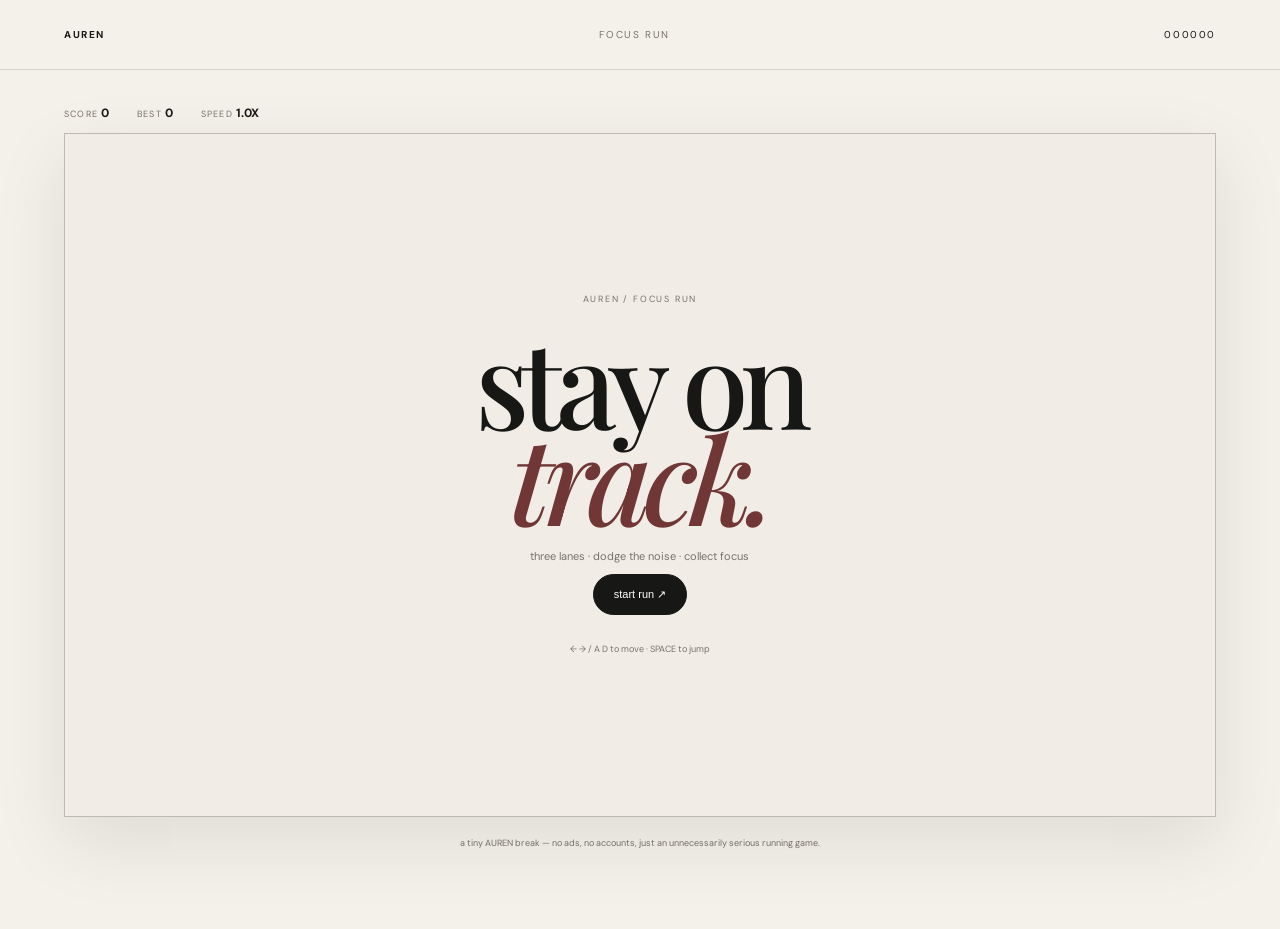
<file: focus-run.html>
<!doctype html>
<html lang="en">
<head>
<meta charset="utf-8">
<meta name="viewport" content="width=device-width,initial-scale=1">
<title>AUREN — Focus Run</title>
<link rel="stylesheet" href="focus-run.css">
</head>
<body>
<div class="topbar"><a href="index.html">AUREN</a><span>FOCUS RUN</span><span id="scoreTop">000000</span></div>
<main>
  <div class="hud"><span>score <b id="score">0</b></span><span>best <b id="best">0</b></span><span>speed <b id="speed">1.0x</b></span></div>
  <section class="game-shell">
    <canvas id="game" aria-label="AUREN Focus Run endless runner"></canvas>
    <div id="start" class="overlay"><div><small>AUREN / FOCUS RUN</small><h1>stay on<br><em>track.</em></h1><p>three lanes · dodge the noise · collect focus</p><button id="startBtn">start run ↗</button><p class="controls">← → / A D to move · SPACE to jump</p></div></div>
    <div id="gameOver" class="overlay hidden"><div><small>RUN ENDED</small><h1>focus<br><em>lost.</em></h1><p>score <b id="finalScore">0</b> · best <b id="finalBest">0</b></p><button id="againBtn">run again ↗</button></div></div>
  </section>
  <p class="note">a tiny AUREN break — no ads, no accounts, just an unnecessarily serious running game.</p>
</main>
<script src="focus-run.js"></script>
</body>
</html>
</file>
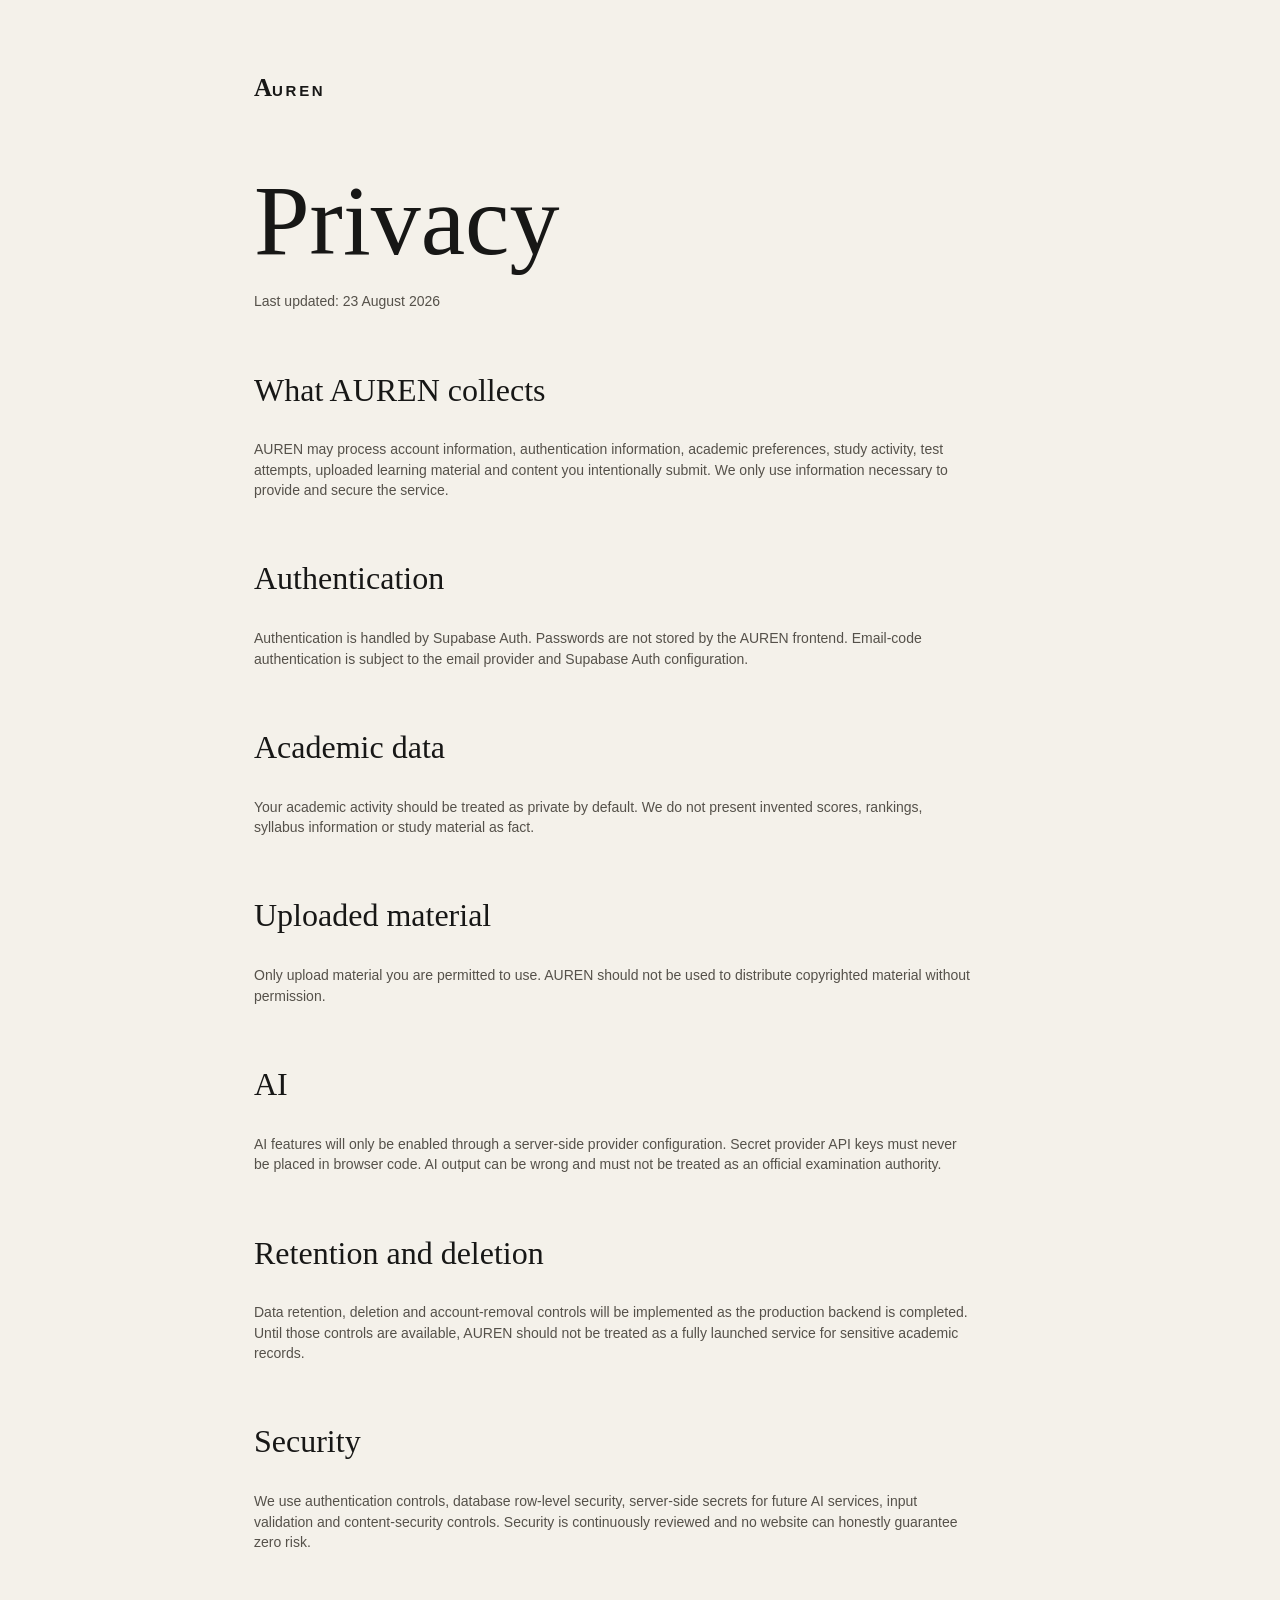
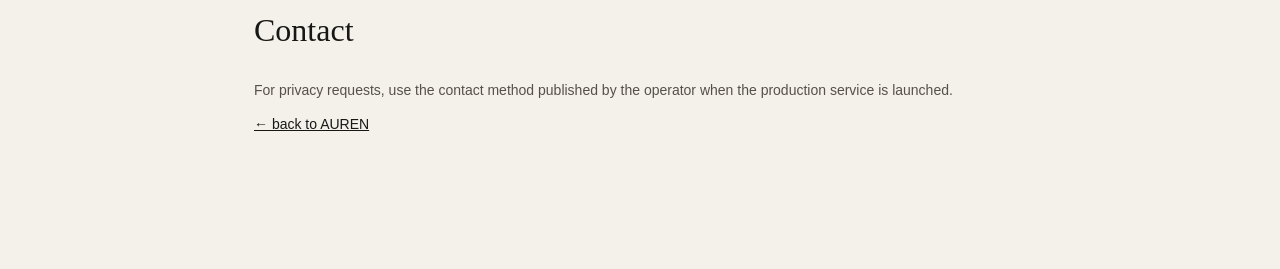
<file: privacy.html>
<!doctype html><html lang="en"><head><meta charset="utf-8"><meta name="viewport" content="width=device-width,initial-scale=1"><meta name="robots" content="noindex"><title>AUREN — Privacy</title><link rel="stylesheet" href="styles.css"></head><body><main class="legal"><a class="brand" href="index.html"><span>A</span>UREN</a><h1>Privacy</h1><p>Last updated: 23 August 2026</p><h2>What AUREN collects</h2><p>AUREN may process account information, authentication information, academic preferences, study activity, test attempts, uploaded learning material and content you intentionally submit. We only use information necessary to provide and secure the service.</p><h2>Authentication</h2><p>Authentication is handled by Supabase Auth. Passwords are not stored by the AUREN frontend. Email-code authentication is subject to the email provider and Supabase Auth configuration.</p><h2>Academic data</h2><p>Your academic activity should be treated as private by default. We do not present invented scores, rankings, syllabus information or study material as fact.</p><h2>Uploaded material</h2><p>Only upload material you are permitted to use. AUREN should not be used to distribute copyrighted material without permission.</p><h2>AI</h2><p>AI features will only be enabled through a server-side provider configuration. Secret provider API keys must never be placed in browser code. AI output can be wrong and must not be treated as an official examination authority.</p><h2>Retention and deletion</h2><p>Data retention, deletion and account-removal controls will be implemented as the production backend is completed. Until those controls are available, AUREN should not be treated as a fully launched service for sensitive academic records.</p><h2>Security</h2><p>We use authentication controls, database row-level security, server-side secrets for future AI services, input validation and content-security controls. Security is continuously reviewed and no website can honestly guarantee zero risk.</p><h2>Contact</h2><p>For privacy requests, use the contact method published by the operator when the production service is launched.</p><p><a href="index.html">← back to AUREN</a></p></main></body></html>
</file>
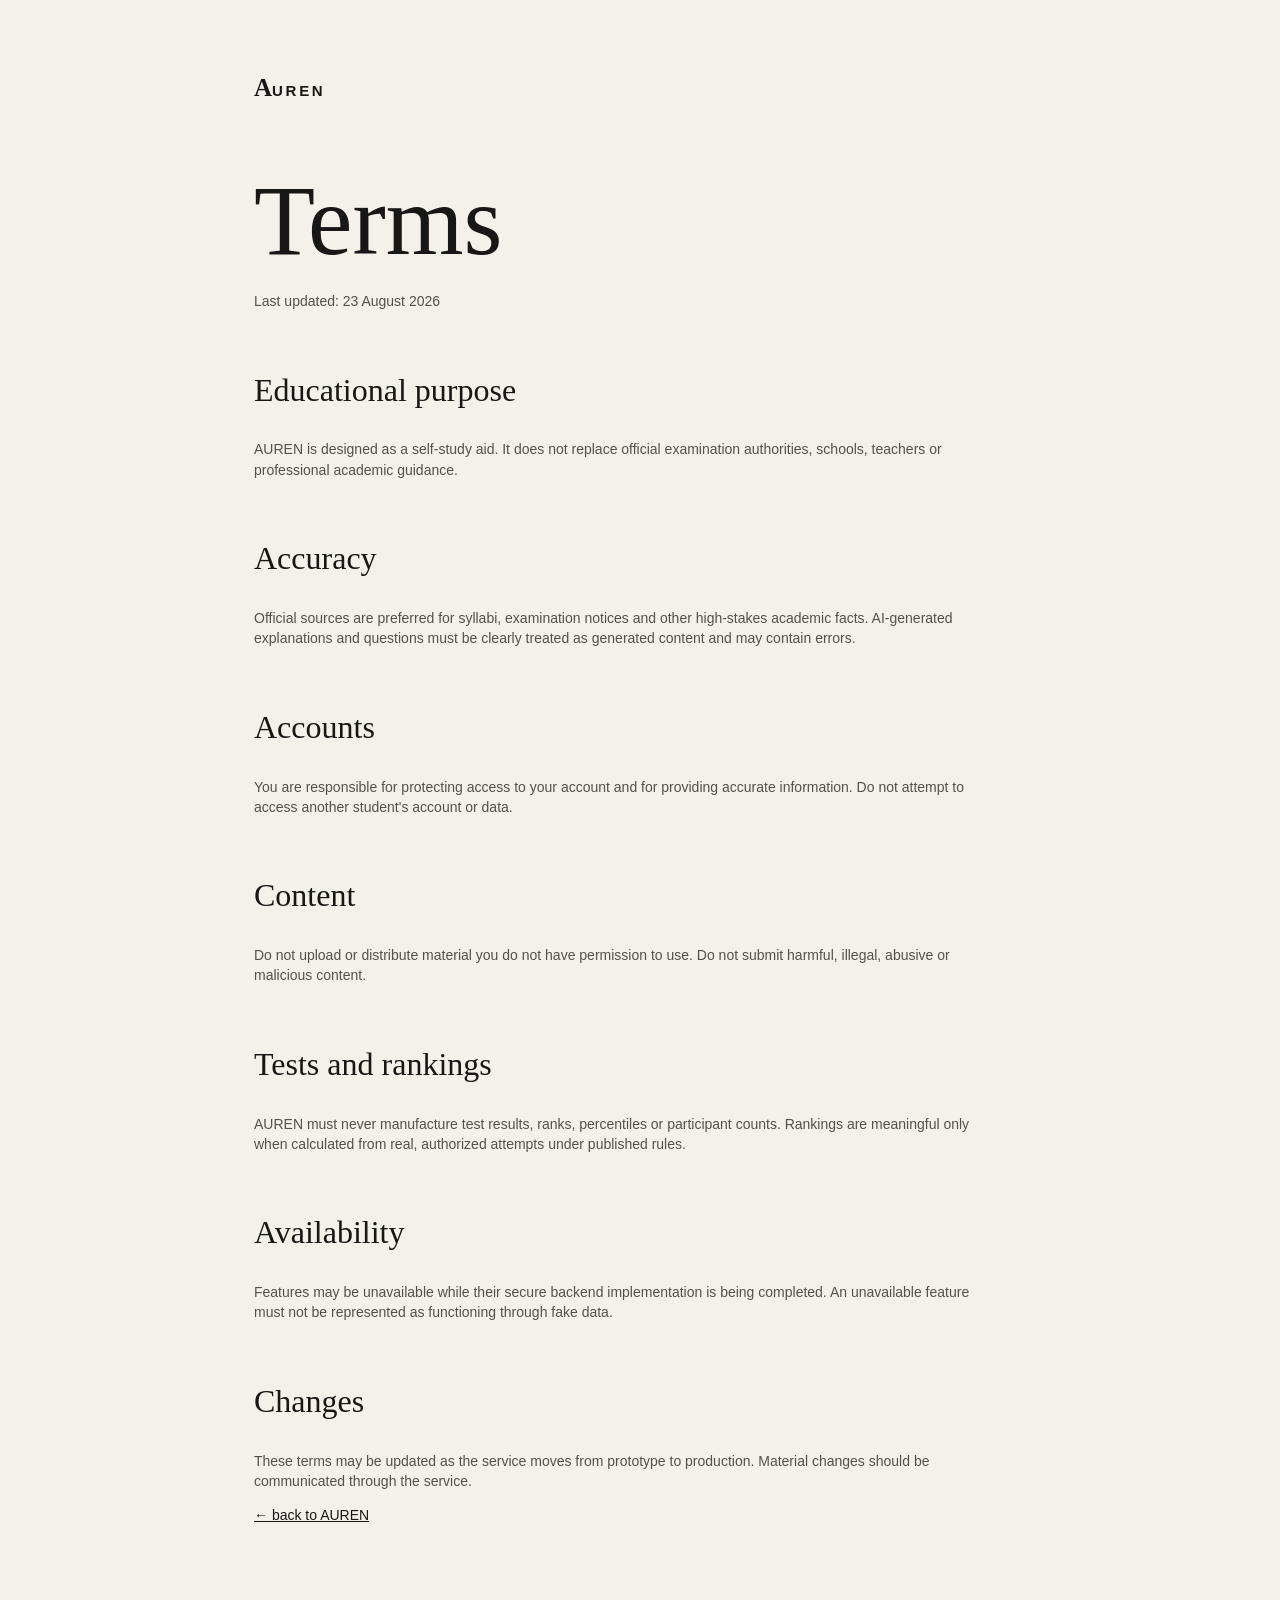
<file: terms.html>
<!doctype html><html lang="en"><head><meta charset="utf-8"><meta name="viewport" content="width=device-width,initial-scale=1"><meta name="robots" content="noindex"><title>AUREN — Terms</title><link rel="stylesheet" href="styles.css"></head><body><main class="legal"><a class="brand" href="index.html"><span>A</span>UREN</a><h1>Terms</h1><p>Last updated: 23 August 2026</p><h2>Educational purpose</h2><p>AUREN is designed as a self-study aid. It does not replace official examination authorities, schools, teachers or professional academic guidance.</p><h2>Accuracy</h2><p>Official sources are preferred for syllabi, examination notices and other high-stakes academic facts. AI-generated explanations and questions must be clearly treated as generated content and may contain errors.</p><h2>Accounts</h2><p>You are responsible for protecting access to your account and for providing accurate information. Do not attempt to access another student's account or data.</p><h2>Content</h2><p>Do not upload or distribute material you do not have permission to use. Do not submit harmful, illegal, abusive or malicious content.</p><h2>Tests and rankings</h2><p>AUREN must never manufacture test results, ranks, percentiles or participant counts. Rankings are meaningful only when calculated from real, authorized attempts under published rules.</p><h2>Availability</h2><p>Features may be unavailable while their secure backend implementation is being completed. An unavailable feature must not be represented as functioning through fake data.</p><h2>Changes</h2><p>These terms may be updated as the service moves from prototype to production. Material changes should be communicated through the service.</p><p><a href="index.html">← back to AUREN</a></p></main></body></html>
</file>
<file: focus-run.css>
@import url('https://fonts.googleapis.com/css2?family=DM+Sans:wght@400;600;700&family=Playfair+Display:ital,wght@0,500;1,500&display=swap');
:root{--paper:#f4f1ea;--ink:#171716;--muted:#77736b;--accent:#713636}*{box-sizing:border-box}html,body{margin:0;min-height:100%;background:var(--paper);color:var(--ink);font-family:'DM Sans',sans-serif}body{overflow-x:hidden}.topbar{height:70px;border-bottom:1px solid #17171622;padding:0 5vw;display:flex;align-items:center;justify-content:space-between;font-size:10px;letter-spacing:.16em}.topbar a{font-weight:700;color:var(--ink);text-decoration:none}.topbar span:nth-child(2){color:var(--muted)}main{max-width:1300px;margin:auto;padding:35px 5vw 60px}.hud{display:flex;gap:28px;font-size:9px;text-transform:uppercase;letter-spacing:.13em;color:var(--muted);margin:0 0 12px}.hud b{color:var(--ink);font-size:12px;letter-spacing:0}.game-shell{position:relative;height:min(76vh,760px);min-height:520px;background:#d8d3c8;border:1px solid #17171622;overflow:hidden;box-shadow:0 25px 70px #17171618}.game-shell canvas{width:100%;height:100%;display:block}.overlay{position:absolute;inset:0;display:grid;place-items:center;background:rgba(244,241,234,.88);backdrop-filter:blur(6px);text-align:center;padding:25px}.overlay>div{max-width:560px}.overlay small{font-size:9px;letter-spacing:.2em;color:var(--muted)}h1{font-family:'Playfair Display',serif;font-weight:500;font-size:clamp(65px,10vw,120px);line-height:.8;letter-spacing:-.06em;margin:25px 0}h1 em{color:var(--accent)}.overlay p{font-size:11px;color:var(--muted)}button{border:1px solid var(--ink);background:var(--ink);color:#fff;border-radius:999px;padding:13px 20px;font-size:11px;cursor:pointer}.controls{margin-top:28px!important;font-size:9px!important}.note{text-align:center;color:var(--muted);font-size:9px;margin:20px 0}.hidden{display:none}@media(max-width:600px){main{padding:25px 14px 45px}.game-shell{min-height:560px;height:72vh}.topbar{padding:0 14px}.hud{gap:16px}}
</file>
<file: styles.css>
:root{--ink:#171716;--paper:#f4f1ea;--muted:#77736b;--line:rgba(23,23,22,.14);--accent:#713636;--dark:#20201e}*{box-sizing:border-box}html{scroll-behavior:smooth}body{margin:0;background:var(--paper);color:var(--ink);font-family:'DM Sans',sans-serif;line-height:1.45}button,a{font:inherit}button{cursor:pointer}.legal{max-width:900px;margin:auto;padding:70px 5vw 120px}.legal h1,.legal h2{font-family:'Playfair Display',serif;font-weight:500}.legal h1{font-size:clamp(60px,8vw,100px);line-height:.9;margin:70px 0 25px}.legal h2{font-size:32px;margin-top:55px}.legal p{max-width:720px;color:#55514a;font-size:14px}.legal a{color:var(--ink)}.grain{position:fixed;inset:0;pointer-events:none;z-index:50;opacity:.025;background-image:url("data:image/svg+xml,%3Csvg xmlns='http://www.w3.org/2000/svg' width='160' height='160'%3E%3Cfilter id='n'%3E%3CfeTurbulence baseFrequency='.85' numOctaves='3'/%3E%3C/filter%3E%3Crect width='100%25' height='100%25' filter='url(%23n)'/%3E%3C/svg%3E")}#ambient{position:fixed;inset:0;width:100%;height:100%;pointer-events:none;z-index:0;opacity:.65}.site-header,.app-header{height:74px;padding:0 5vw;display:flex;align-items:center;justify-content:space-between;border-bottom:1px solid var(--line);position:sticky;top:0;background:rgba(244,241,234,.82);backdrop-filter:blur(16px);z-index:20}.brand{color:var(--ink);text-decoration:none;font-weight:700;letter-spacing:.18em;font-size:15px}.brand span{font-family:'Playfair Display',serif;font-size:25px;letter-spacing:0}.site-header nav,.app-header nav{display:flex;gap:34px}.site-header nav a,.app-header nav a{font-size:12px;text-decoration:none;color:var(--ink);opacity:.7}.site-header nav a:hover,.app-header nav a:hover,.app-header nav a.active{opacity:1}.header-actions{display:flex;gap:18px;align-items:center}.link-btn,.quiet-link{border:0;background:none;color:var(--ink);text-decoration:none}.link-btn{font-size:12px}.pill-btn{border:1px solid var(--ink);background:transparent;color:var(--ink);border-radius:999px;padding:11px 17px;font-size:12px}.pill-btn.dark{background:var(--ink);color:#fff}.pill-btn.light{border-color:#fff;color:#fff}.mobile-menu{display:none;border:0;background:none}.hero{position:relative;z-index:1;min-height:68vh;max-width:1450px;margin:auto;padding:72px 5vw 78px;display:grid;grid-template-columns:1.1fr .9fr;gap:5vw;align-items:center}.hero h1{font-family:'Playfair Display',serif;font-size:clamp(70px,9vw,128px);font-weight:500;line-height:.82;letter-spacing:-.065em;margin:25px 0}.hero h1 em,h2 em{font-style:italic;color:var(--accent)}.hero-copy>p{max-width:470px;color:#55514a;font-size:16px}.hero-actions{display:flex;gap:24px;align-items:center;margin-top:31px}.quiet-link{font-size:12px;text-decoration:none}.hero-meta{display:flex;gap:10px;margin-top:42px;color:#858077;font-size:9px;text-transform:uppercase;letter-spacing:.1em;flex-wrap:wrap}.hero-stage{height:460px;position:relative;border-left:1px solid var(--line);border-bottom:1px solid var(--line);overflow:hidden}.stage-ring{position:absolute;border:1px solid rgba(113,54,54,.18);border-radius:50%;left:50%;top:52%;transform:translate(-50%,-50%)}.stage-ring.r1{width:290px;height:290px}.stage-ring.r2{width:430px;height:430px}.stage-word{position:absolute;left:50%;top:52%;transform:translate(-50%,-50%);font-family:'Playfair Display',serif;font-size:90px}.stage-kicker{position:absolute;top:8px;left:18px;font-size:8px;letter-spacing:.17em;color:var(--muted)}.stage-kicker span{color:var(--accent)}.stage-note{position:absolute;font-size:8px;letter-spacing:.12em;line-height:1.6;color:var(--muted);background:var(--paper);padding:8px 10px;z-index:2}.stage-note b{font-size:12px;color:var(--ink)}.n1{left:12%;top:24%}.n2{right:6%;top:34%}.n3{right:18%;bottom:15%}.marquee{position:relative;z-index:1;border-top:1px solid var(--line);border-bottom:1px solid var(--line);display:flex;gap:28px;justify-content:space-around;padding:17px 5vw;white-space:nowrap;overflow:hidden;font-size:8px;letter-spacing:.18em;font-weight:700}.marquee b{color:var(--accent)}.discover,.library{position:relative;z-index:1;max-width:1400px;margin:auto;padding:120px 5vw}.section-intro{display:grid;grid-template-columns:1fr 2fr;gap:30px;margin-bottom:55px}.section-intro h2{font-family:'Playfair Display',serif;font-weight:500;font-size:clamp(55px,6vw,90px);line-height:.88;letter-spacing:-.055em;margin:0}.feature-list{border-top:1px solid var(--line)}.feature-line{width:100%;display:grid;grid-template-columns:70px 1.2fr 1fr 30px;align-items:center;text-align:left;padding:25px 0;border:0;border-bottom:1px solid var(--line);background:none;color:var(--ink);transition:padding .25s}.feature-line:hover{padding-left:12px;padding-right:12px;background:rgba(255,255,255,.28)}.feature-line span,.feature-line small{font-size:9px;color:var(--muted);text-transform:uppercase;letter-spacing:.12em}.feature-line strong{font-family:'Playfair Display',serif;font-size:26px;font-weight:500}.feature-line b{font-size:17px;font-weight:400;text-align:right}.source-row{display:grid;grid-template-columns:70px 1fr auto;gap:24px;align-items:center;padding:21px 0;border-bottom:1px solid var(--line)}.source-row .source-index{font-size:9px;color:var(--muted)}.source-row strong{display:block;font-family:'Playfair Display',serif;font-size:22px;font-weight:500}.source-row small,.source-footnote{display:block;color:var(--muted);font-size:10px;margin-top:4px}.source-row a{font-size:10px;color:var(--ink);text-decoration:none;border-bottom:1px solid var(--ink);padding-bottom:3px}.source-loading,.source-empty{color:var(--muted);font-size:11px}.national{position:relative;z-index:1;background:var(--dark);color:#fff;padding:110px 10vw;display:grid;grid-template-columns:1fr 1fr;gap:9vw;align-items:center}.national h2{font-family:'Playfair Display',serif;font-size:clamp(65px,8vw,110px);font-weight:500;line-height:.8;letter-spacing:-.06em;margin:26px 0}.national p{color:#aaa59d;max-width:380px;margin-bottom:30px}.national .eyebrow{color:#aaa59d}.national-line{border-top:1px solid rgba(255,255,255,.22);border-bottom:1px solid rgba(255,255,255,.22);padding:25px 0}.national-line span{display:block;font-size:8px;letter-spacing:.15em;color:#aaa59d}.national-line strong{display:block;font-family:'Playfair Display',serif;font-size:34px;font-weight:500;margin:55px 0 8px}.national-line small{color:#aaa59d;font-size:10px}.final{position:relative;z-index:1;text-align:center;padding:140px 20px}.final h2{font-family:'Playfair Display',serif;font-weight:500;font-size:clamp(70px,9vw,125px);line-height:.82;letter-spacing:-.065em;margin:25px 0 42px}footer{position:relative;z-index:1;border-top:1px solid var(--line);padding:30px 5vw;display:grid;grid-template-columns:1fr 2fr 1fr;gap:20px;font-size:10px;color:var(--muted)}footer small{text-align:right}.footer-links{display:flex;gap:16px;justify-content:flex-end}.footer-links a{color:var(--muted);text-decoration:none}.hidden{display:none!important}.overlay{position:fixed;inset:0;background:rgba(17,16,15,.62);backdrop-filter:blur(13px);z-index:100;display:grid;place-items:center;padding:20px}.auth-panel{width:min(480px,100%);background:var(--paper);padding:42px;position:relative;box-shadow:0 30px 100px rgba(0,0,0,.28)}.close{position:absolute;right:18px;top:12px;border:0;background:none;font-size:26px}.auth-panel h2{font-family:'Playfair Display',serif;font-size:42px;font-weight:500;line-height:.95;margin:16px 0 10px}.auth-panel p{font-size:12px;color:var(--muted)}.auth-form{display:grid;gap:12px;margin-top:26px}.auth-form input{border:0;border-bottom:1px solid var(--line);background:none;padding:13px 0;outline:none}.auth-form input:focus{border-color:var(--accent)}.auth-form button{margin-top:10px}.auth-switch{margin-top:18px;font-size:10px;color:var(--muted)}.auth-switch button{border:0;background:none;text-decoration:underline;padding:0}.toast{position:fixed;right:22px;bottom:22px;background:var(--dark);color:white;padding:12px 16px;font-size:11px;z-index:200;opacity:0;transform:translateY(10px);transition:.25s;pointer-events:none}.toast.show{opacity:1;transform:none}.app-view{position:relative;z-index:1;min-height:100vh;background:var(--paper)}.app-header .profile-menu{display:flex;gap:16px;align-items:center}.profile-menu span{font-size:10px;color:var(--muted);max-width:170px;overflow:hidden;text-overflow:ellipsis}.profile-menu button{border:0;background:none;font-size:11px}.dashboard{max-width:1400px;margin:auto;padding:75px 5vw 120px}.dash-top{display:flex;justify-content:space-between;align-items:end;border-bottom:1px solid var(--line);padding-bottom:35px}.dash-top h1{font-family:'Playfair Display',serif;font-size:clamp(52px,6vw,82px);font-weight:500;line-height:.9;margin:18px 0 12px;letter-spacing:-.05em}.dash-top p{color:var(--muted);margin:0}.tutor-trigger{border:1px solid var(--ink);border-radius:999px;background:none;padding:12px 18px;font-size:11px}.signal-strip{display:flex;gap:25px;align-items:center;padding:18px 0;border-bottom:1px solid var(--line);font-size:9px;color:var(--muted);text-transform:uppercase;letter-spacing:.12em}.signal-strip strong{color:var(--ink);font-size:13px;letter-spacing:0}.dash-grid{display:grid;grid-template-columns:1.7fr .8fr;gap:8vw;padding-top:55px}.section-rule{display:flex;justify-content:space-between;border-bottom:1px solid var(--line);padding-bottom:12px;font-size:9px;text-transform:uppercase;letter-spacing:.14em;color:var(--muted)}.dashboard-source{border-bottom:1px solid var(--line);padding:22px 0}.dashboard-source strong{display:block;font-family:'Playfair Display',serif;font-size:22px;font-weight:500}.dashboard-source small{display:block;color:var(--muted);font-size:10px;margin-top:4px}.dashboard-source a{display:inline-block;margin-top:9px;color:var(--ink);font-size:10px;text-decoration:none;border-bottom:1px solid var(--ink)}.side-block{border-top:1px solid var(--line);padding:18px 0 25px}.side-block strong{display:block;font-family:'Playfair Display',serif;font-size:28px;font-weight:500;margin:20px 0 5px}.side-block small{color:var(--muted);font-size:10px}.dash-lower{display:grid;grid-template-columns:1fr 1fr;gap:8vw;margin-top:100px;border-top:1px solid var(--line);padding-top:35px}.quick-links{display:flex;flex-wrap:wrap;gap:8px;margin-top:18px}.quick-links button{background:none;border:1px solid var(--line);border-radius:999px;padding:9px 13px;font-size:10px}.quote-line{font-family:'Playfair Display',serif;font-size:25px;line-height:1.15;text-align:right}.quote-line em{color:var(--accent)}:focus-visible{outline:2px solid var(--accent);outline-offset:4px}.auth-form input:focus-visible{outline:none;border-color:var(--accent)}@media(prefers-reduced-motion:reduce){html{scroll-behavior:auto}.feature-line{transition:none}}@media(max-width:850px){.site-header nav,.header-actions,.app-header nav{display:none}.mobile-menu{display:block}.hero{grid-template-columns:1fr;padding-top:55px}.hero-stage{height:350px}.section-intro,.national,.dash-grid,.dash-lower{grid-template-columns:1fr}.feature-line{grid-template-columns:38px 1fr 25px}.feature-line small{display:none}.national{padding:80px 7vw}.dash-top{align-items:start;gap:25px;flex-direction:column}.signal-strip{flex-wrap:wrap}.app-header .profile-menu span{display:none}}@media(max-width:550px){.site-header,.app-header{padding:0 20px}.hero{padding:48px 20px 70px}.hero h1{font-size:68px}.hero-stage{height:300px}.marquee{justify-content:flex-start;gap:20px}.discover,.library{padding:90px 20px}.section-intro h2{font-size:55px}.feature-line strong{font-size:21px}.final{padding:100px 20px}footer{grid-template-columns:1fr;padding:25px 20px}.footer-links{justify-content:flex-start}.auth-panel{padding:32px 25px}.dashboard{padding:55px 20px}.dash-top h1{font-size:55px}.quote-line{text-align:left}.legal{padding:45px 20px}.legal h1{font-size:60px}.source-row{grid-template-columns:1fr}.source-row .source-index{display:none}}
</file>
